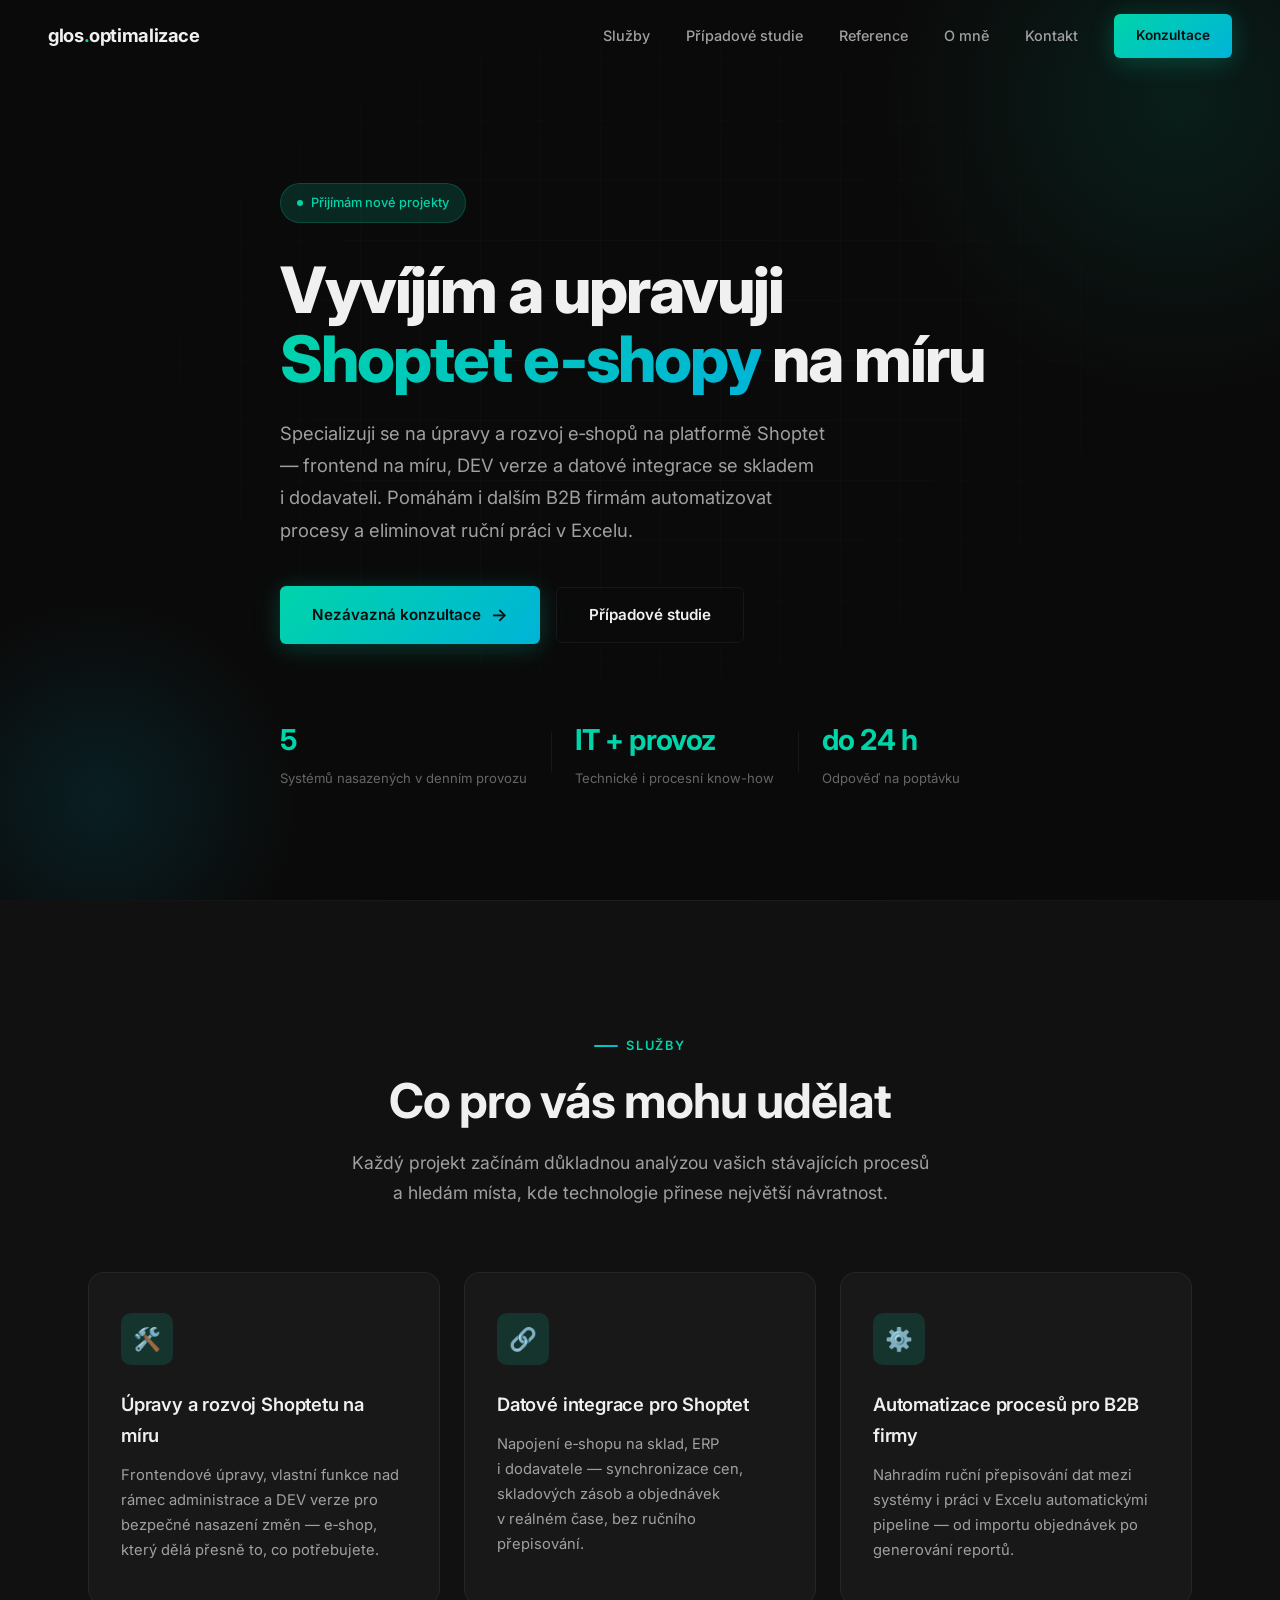
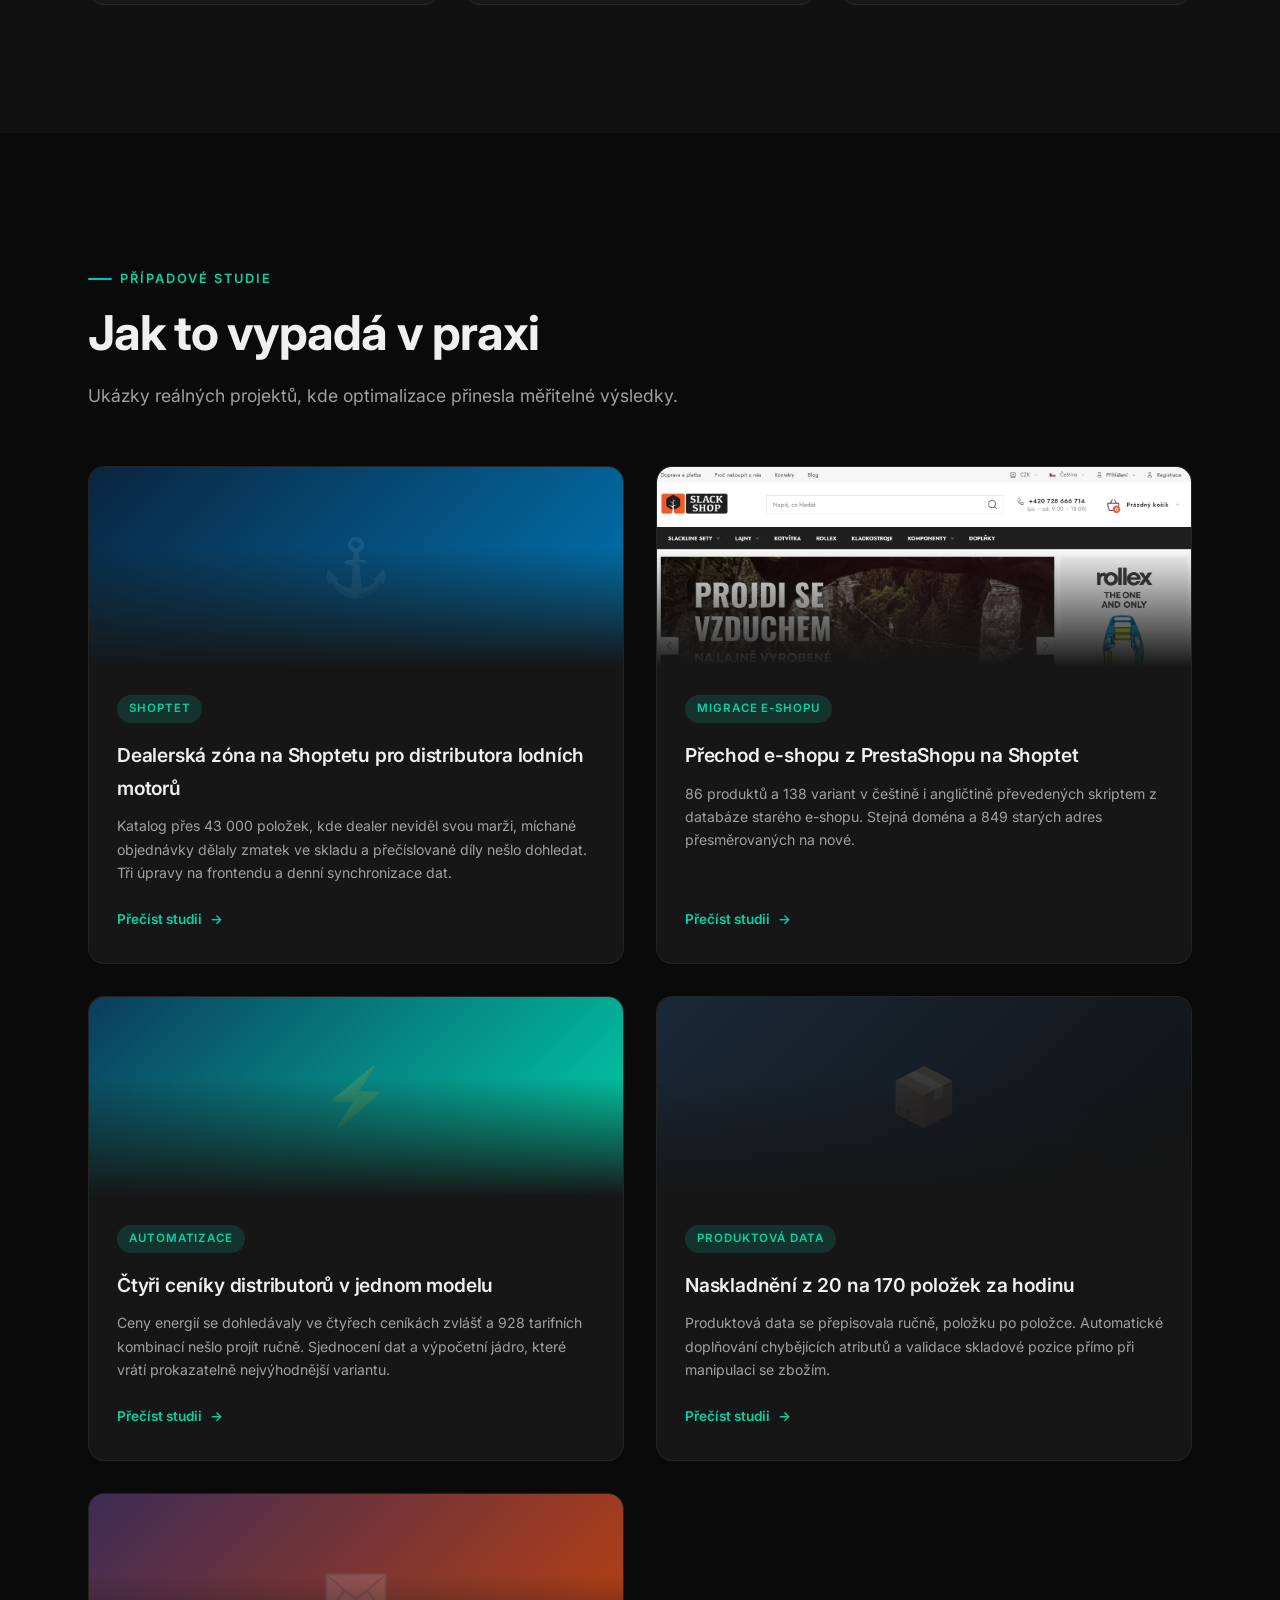
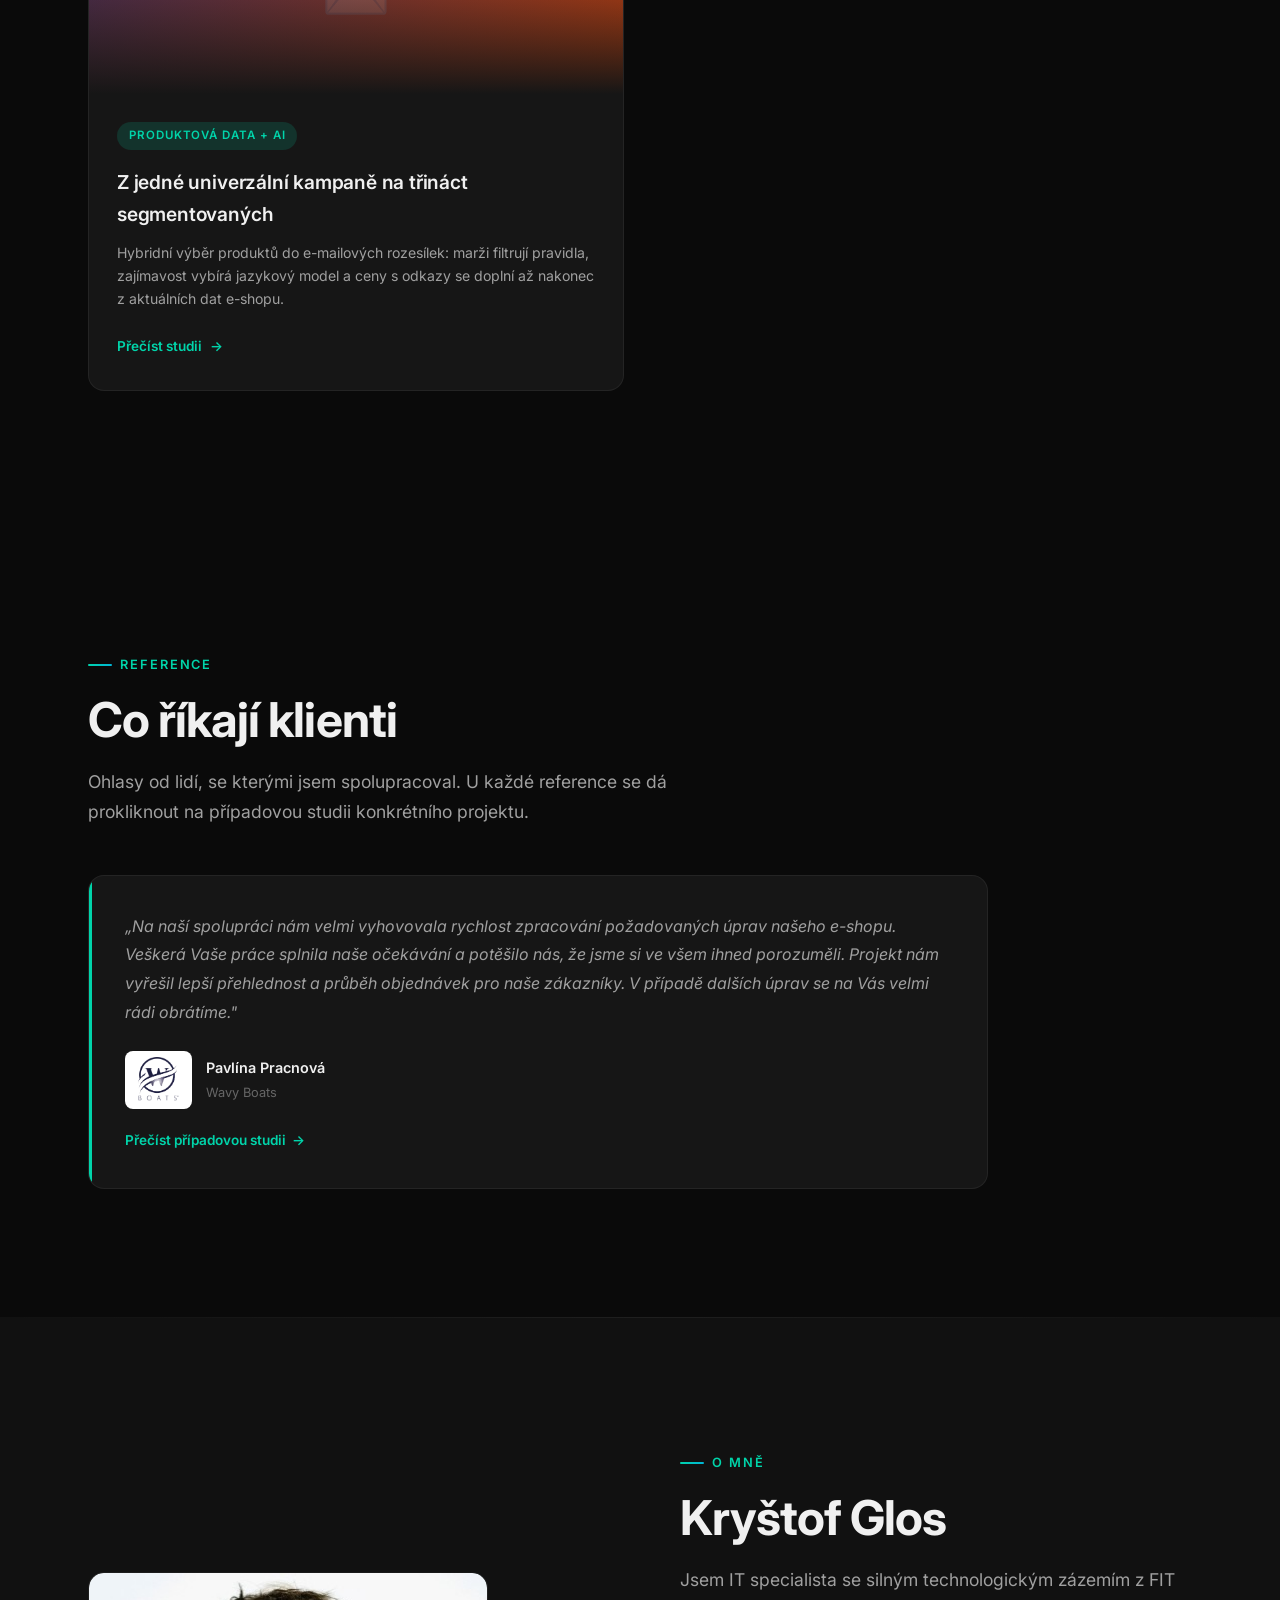
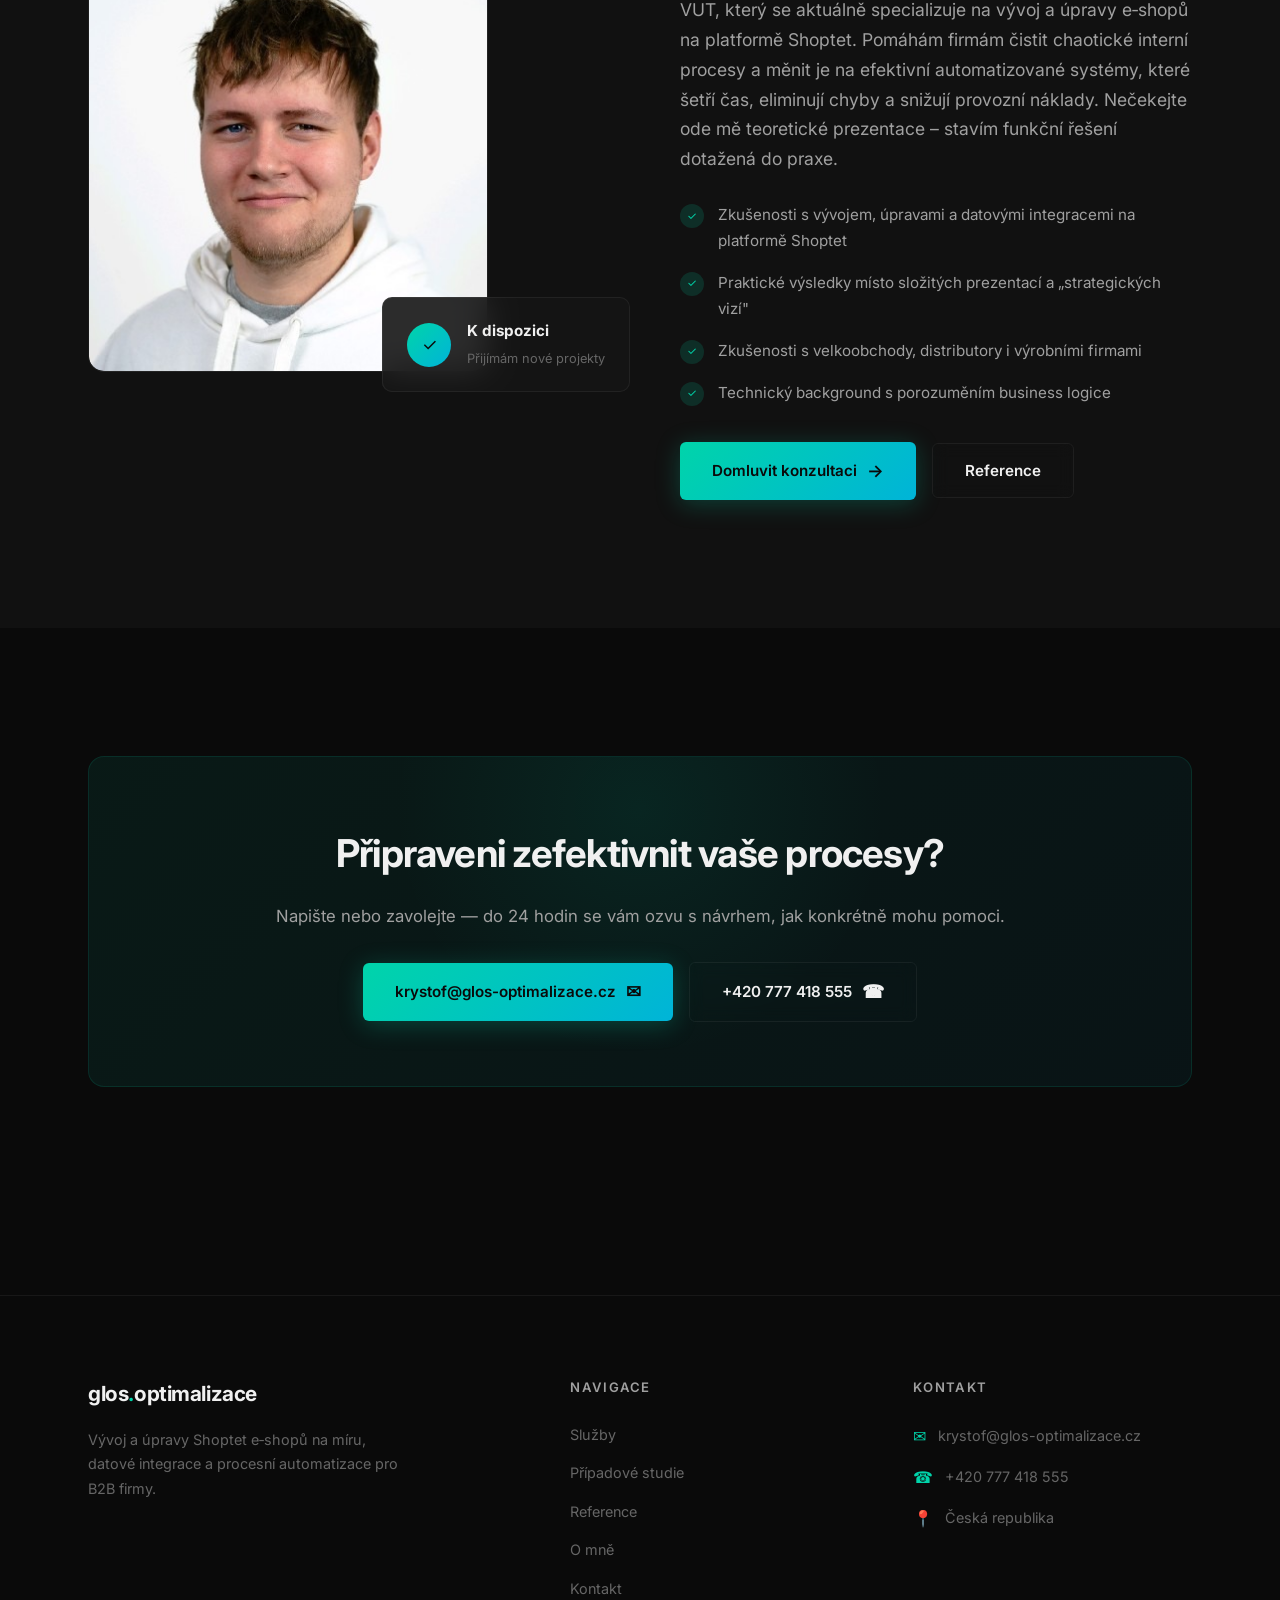
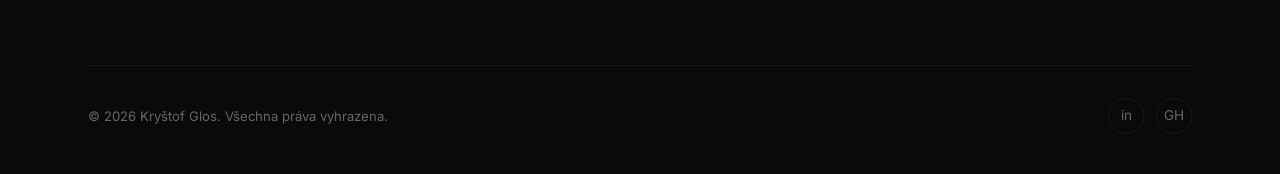
<file: index.html>
<!DOCTYPE html>
<html lang="cs">
<head>
  <meta charset="UTF-8">
  <meta name="viewport" content="width=device-width, initial-scale=1.0">
  <meta name="description" content="Kryštof Glos — vývoj a úpravy Shoptet e-shopů na míru, datové integrace a procesní automatizace pro B2B firmy.">
  <meta name="author" content="Kryštof Glos">
  <title>Glos Optimalizace — Vývoj a úpravy Shoptet e-shopů na míru</title>
  <link rel="stylesheet" href="styles.css?v=2026-10-22">
  <link rel="icon" href="data:image/svg+xml,<svg xmlns='http://www.w3.org/2000/svg' viewBox='0 0 100 100'><text y='.9em' font-size='90'>⚡</text></svg>">
</head>
<body>

  <!-- ========== NAVIGATION ========== -->
  <nav class="navbar" id="navbar">
    <div class="navbar-inner">
      <a href="#" class="logo">glos<span>.</span>optimalizace</a>
      <div class="nav-links" id="navLinks">
        <a href="#services" class="nav-link">Služby</a>
        <a href="#case-studies" class="nav-link">Případové studie</a>
        <a href="#reference" class="nav-link">Reference</a>
        <a href="#about" class="nav-link">O mně</a>
        <a href="#contact" class="nav-link">Kontakt</a>
        <a href="mailto:krystof@glos-optimalizace.cz" class="btn btn-primary nav-cta">Konzultace</a>
      </div>
      <button class="nav-toggle" id="navToggle" aria-label="Otevřít menu">
        <span></span><span></span><span></span>
      </button>
    </div>
  </nav>

  <!-- ========== HERO ========== -->
  <section class="hero" id="hero">
    <div class="hero-grid"></div>
    <div class="container">
      <div class="hero-content">
        <div class="hero-badge">
          <span class="hero-badge-dot"></span>
          Přijímám nové projekty
        </div>

        <h1 class="hero-title">
          Vyvíjím a upravuji <span class="highlight">Shoptet e‑shopy</span> na míru
        </h1>

        <p class="hero-description">
          Specializuji se na úpravy a rozvoj e‑shopů na platformě Shoptet — frontend na míru, DEV verze a datové integrace se skladem i&nbsp;dodavateli. Pomáhám i&nbsp;dalším B2B firmám automatizovat procesy a eliminovat ruční práci v&nbsp;Excelu.
        </p>

        <div class="hero-actions">
          <a href="mailto:krystof@glos-optimalizace.cz" class="btn btn-primary">
            Nezávazná konzultace
            <span class="btn-icon">→</span>
          </a>
          <a href="#case-studies" class="btn btn-secondary">
            Případové studie
          </a>
        </div>

        <div class="hero-stats">
          <div class="hero-stat">
            <div class="hero-stat-value">5</div>
            <div class="hero-stat-label">Systémů nasazených v denním provozu</div>
          </div>
          <div class="hero-stat">
            <div class="hero-stat-value">IT + provoz</div>
            <div class="hero-stat-label">Technické i procesní know-how</div>
          </div>
          <div class="hero-stat">
            <div class="hero-stat-value">do 24 h</div>
            <div class="hero-stat-label">Odpověď na poptávku</div>
          </div>
        </div>
      </div>
    </div>
  </section>

  <!-- ========== SERVICES ========== -->
  <section class="services section" id="services">
    <div class="container">
      <div class="services-header reveal">
        <span class="section-label">Služby</span>
        <h2 class="section-title">Co pro vás mohu udělat</h2>
        <p class="section-subtitle">
          Každý projekt začínám důkladnou analýzou vašich stávajících procesů a&nbsp;hledám místa, kde technologie přinese největší návratnost.
        </p>
      </div>

      <div class="services-grid">
        <!-- Card 1 -->
        <div class="service-card reveal">
          <div class="service-icon">🛠️</div>
          <h3 class="service-title">Úpravy a rozvoj Shoptetu na míru</h3>
          <p class="service-description">
            Frontendové úpravy, vlastní funkce nad rámec administrace a&nbsp;DEV verze pro bezpečné nasazení změn — e‑shop, který dělá přesně to, co potřebujete.
          </p>
        </div>

        <!-- Card 2 -->
        <div class="service-card reveal">
          <div class="service-icon">🔗</div>
          <h3 class="service-title">Datové integrace pro Shoptet</h3>
          <p class="service-description">
            Napojení e‑shopu na sklad, ERP i&nbsp;dodavatele — synchronizace cen, skladových zásob a&nbsp;objednávek v&nbsp;reálném čase, bez ručního přepisování.
          </p>
        </div>

        <!-- Card 3 -->
        <div class="service-card reveal">
          <div class="service-icon">⚙️</div>
          <h3 class="service-title">Automatizace procesů pro B2B firmy</h3>
          <p class="service-description">
            Nahradím ruční přepisování dat mezi systémy i&nbsp;práci v&nbsp;Excelu automatickými pipeline — od importu objednávek po generování reportů.
          </p>
        </div>
      </div>
    </div>
  </section>

  <!-- ========== CASE STUDIES ========== -->
  <section class="case-studies section" id="case-studies">
    <div class="container">
      <div class="case-studies-header reveal">
        <div>
          <span class="section-label">Případové studie</span>
          <h2 class="section-title">Jak to vypadá v&nbsp;praxi</h2>
          <p class="section-subtitle">
            Ukázky reálných projektů, kde optimalizace přinesla měřitelné výsledky.
          </p>
        </div>
      </div>

      <div class="case-studies-grid">
        <!-- Case 1 -->
        <a href="case-study.html?id=wavyboats" class="case-card reveal" id="case-card-wavyboats">
          <div class="case-card-image" style="background: linear-gradient(135deg, #0a2540, #0077b6);">
            <span class="case-icon">⚓</span>
          </div>
          <div class="case-card-content">
            <span class="case-card-tag">Shoptet</span>
            <h3 class="case-card-title">Dealerská zóna na Shoptetu pro distributora lodních motorů</h3>
            <p class="case-card-excerpt">
              Katalog přes 43 000 položek, kde dealer neviděl svou marži, míchané objednávky dělaly zmatek ve skladu a přečíslované díly nešlo dohledat. Tři úpravy na frontendu a denní synchronizace dat.
            </p>
            <span class="case-card-link">
              Přečíst studii <span>→</span>
            </span>
          </div>
        </a>

        <!-- Case: SlackShop -->
        <a href="case-study.html?id=slackshop" class="case-card reveal" id="case-card-slackshop">
          <div class="case-card-image">
            <img class="case-card-shot" src="screenshots/slackshop/uvod.webp" alt="Úvodní stránka slackshop.cz na Shoptetu" width="1440" height="900" loading="lazy">
          </div>
          <div class="case-card-content">
            <span class="case-card-tag">Migrace e-shopu</span>
            <h3 class="case-card-title">Přechod e-shopu z PrestaShopu na Shoptet</h3>
            <p class="case-card-excerpt">
              86 produktů a 138 variant v češtině i angličtině převedených skriptem z databáze starého e-shopu. Stejná doména a 849 starých adres přesměrovaných na nové.
            </p>
            <span class="case-card-link">
              Přečíst studii <span>→</span>
            </span>
          </div>
        </a>

        <!-- Case 2 -->
        <a href="case-study.html?id=energetika" class="case-card reveal" id="case-card-energetika">
          <div class="case-card-image" style="background: linear-gradient(135deg, #0b3c5d, #00d4aa);">
            <span class="case-icon">⚡</span>
          </div>
          <div class="case-card-content">
            <span class="case-card-tag">Automatizace</span>
            <h3 class="case-card-title">Čtyři ceníky distributorů v jednom modelu</h3>
            <p class="case-card-excerpt">
              Ceny energií se dohledávaly ve čtyřech ceníkách zvlášť a 928 tarifních kombinací nešlo projít ručně. Sjednocení dat a výpočetní jádro, které vrátí prokazatelně nejvýhodnější variantu.
            </p>
            <span class="case-card-link">
              Přečíst studii <span>→</span>
            </span>
          </div>
        </a>

        <!-- Case 3 -->
        <a href="case-study.html?id=sklad" class="case-card reveal" id="case-card-sklad">
          <div class="case-card-image" style="background: linear-gradient(135deg, #1b2838, #111);">
            <span class="case-icon">📦</span>
          </div>
          <div class="case-card-content">
            <span class="case-card-tag">Produktová data</span>
            <h3 class="case-card-title">Naskladnění z 20 na 170 položek za hodinu</h3>
            <p class="case-card-excerpt">
              Produktová data se přepisovala ručně, položku po položce. Automatické doplňování chybějících atributů a validace skladové pozice přímo při manipulaci se zbožím.
            </p>
            <span class="case-card-link">
              Přečíst studii <span>→</span>
            </span>
          </div>
        </a>

        <!-- Case 4 -->
        <a href="case-study.html?id=kampane" class="case-card reveal" id="case-card-kampane">
          <div class="case-card-image" style="background: linear-gradient(135deg, #3d2b56, #c2410c);">
            <span class="case-icon">✉️</span>
          </div>
          <div class="case-card-content">
            <span class="case-card-tag">Produktová data + AI</span>
            <h3 class="case-card-title">Z jedné univerzální kampaně na třináct segmentovaných</h3>
            <p class="case-card-excerpt">
              Hybridní výběr produktů do e-mailových rozesílek: marži filtrují pravidla, zajímavost vybírá jazykový model a ceny s odkazy se doplní až nakonec z aktuálních dat e-shopu.
            </p>
            <span class="case-card-link">
              Přečíst studii <span>→</span>
            </span>
          </div>
        </a>
      </div>
    </div>
  </section>

  <!-- ========== REFERENCES ========== -->
  <!-- Samostatna sekce se sdilitelnou kotvou /#reference - obsah se
       vykresluje z references.js, aby citace nebyla na webu dvakrat. -->
  <section class="references section" id="reference">
    <div class="container">
      <div class="references-header reveal">
        <span class="section-label">Reference</span>
        <h2 class="section-title">Co říkají klienti</h2>
        <p class="section-subtitle">
          Ohlasy od lidí, se kterými jsem spolupracoval. U&nbsp;každé reference se dá prokliknout na případovou studii konkrétního projektu.
        </p>
      </div>

      <div class="references-grid" id="referencesGrid"></div>
    </div>
  </section>

  <!-- ========== ABOUT ========== -->
  <section class="about section" id="about">
    <div class="container">
      <div class="about-grid">
        <div class="about-visual reveal">
          <div class="about-avatar">
            <img src="profile.jpg" alt="Kryštof Glos" class="about-avatar-img">
          </div>
          <div class="about-float-card">
            <div class="about-float-icon">✓</div>
            <div class="about-float-text">
              <strong>K dispozici</strong>
              <span>Přijímám nové projekty</span>
            </div>
          </div>
        </div>

        <div class="about-content reveal">
          <span class="section-label">O mně</span>
          <h2 class="section-title">Kryštof Glos</h2>
          <p class="section-subtitle">
            Jsem IT specialista se silným technologickým zázemím z FIT VUT, který se aktuálně specializuje na vývoj a úpravy e‑shopů na platformě Shoptet. Pomáhám firmám čistit chaotické interní procesy a měnit je na efektivní automatizované systémy, které šetří čas, eliminují chyby a snižují provozní náklady. Nečekejte ode mě teoretické prezentace – stavím funkční řešení dotažená do praxe.
          </p>

          <div class="about-points">
            <div class="about-point">
              <span class="about-point-icon">✓</span>
              <span>Zkušenosti s&nbsp;vývojem, úpravami a datovými integracemi na platformě Shoptet</span>
            </div>
            <div class="about-point">
              <span class="about-point-icon">✓</span>
              <span>Praktické výsledky místo složitých prezentací a „strategických vizí"</span>
            </div>
            <div class="about-point">
              <span class="about-point-icon">✓</span>
              <span>Zkušenosti s velkoobchody, distributory i&nbsp;výrobními firmami</span>
            </div>
            <div class="about-point">
              <span class="about-point-icon">✓</span>
              <span>Technický background s&nbsp;porozuměním business logice</span>
            </div>
          </div>

          <div class="about-actions">
            <a href="mailto:krystof@glos-optimalizace.cz" class="btn btn-primary">
              Domluvit konzultaci
              <span class="btn-icon">→</span>
            </a>
            <a href="#reference" class="btn btn-secondary">
              Reference
            </a>
          </div>
        </div>
      </div>
    </div>
  </section>

  <!-- ========== CTA BANNER ========== -->
  <section class="section" id="contact">
    <div class="container">
      <div class="cta-banner reveal">
        <h2 class="cta-banner-title">Připraveni zefektivnit vaše procesy?</h2>
        <p class="cta-banner-text">
          Napište nebo zavolejte — do 24 hodin se vám ozvu s&nbsp;návrhem, jak konkrétně mohu pomoci.
        </p>
        <div class="cta-banner-actions">
          <a href="mailto:krystof@glos-optimalizace.cz" class="btn btn-primary">
            krystof@glos-optimalizace.cz
            <span class="btn-icon">✉</span>
          </a>
          <a href="tel:+420777418555" class="btn btn-secondary">
            +420 777 418 555
            <span class="btn-icon">☎</span>
          </a>
        </div>
      </div>
    </div>
  </section>

  <!-- ========== FOOTER ========== -->
  <footer class="footer">
    <div class="container">
      <div class="footer-grid">
        <div class="footer-brand">
          <a href="#" class="logo">glos<span>.</span>optimalizace</a>
          <p class="footer-brand-description">
            Vývoj a úpravy Shoptet e‑shopů na míru, datové integrace a procesní automatizace pro B2B firmy.
          </p>
        </div>

        <div class="footer-nav">
          <h4 class="footer-heading">Navigace</h4>
          <div class="footer-links">
            <a href="#services" class="footer-link">Služby</a>
            <a href="#case-studies" class="footer-link">Případové studie</a>
            <a href="#reference" class="footer-link">Reference</a>
            <a href="#about" class="footer-link">O mně</a>
            <a href="#contact" class="footer-link">Kontakt</a>
          </div>
        </div>

        <div class="footer-contact">
          <h4 class="footer-heading">Kontakt</h4>
          <a href="mailto:krystof@glos-optimalizace.cz" class="footer-contact-item">
            <span class="footer-contact-icon">✉</span>
            krystof@glos-optimalizace.cz
          </a>
          <a href="tel:+420777418555" class="footer-contact-item">
            <span class="footer-contact-icon">☎</span>
            +420 777 418 555
          </a>
          <div class="footer-contact-item">
            <span class="footer-contact-icon">📍</span>
            Česká republika
          </div>
        </div>
      </div>

      <div class="footer-bottom">
        <p class="footer-copy">&copy; 2026 Kryštof Glos. Všechna práva vyhrazena.</p>
        <div class="footer-socials">
          <a href="https://www.linkedin.com/in/kry%C5%A1tof-glos-865231218/" class="footer-social" aria-label="LinkedIn" target="_blank" rel="noopener">in</a>
          <a href="https://github.com/Stofas991" class="footer-social" aria-label="GitHub" target="_blank" rel="noopener">GH</a>
        </div>
      </div>
    </div>
  </footer>

  <!-- ========== SCRIPTS ========== -->
  <script src="references.js"></script>
  <script>
    // --- Reference ---
    // Vykresluje se z references.js. Kdyby se soubor nenacetl nebo byl
    // seznam prazdny, cela sekce se skryje - lepsi nez prazdny nadpis
    // "Co říkají klienti" bez jedine reference pod nim.
    function renderReferences() {
      const section = document.getElementById('reference');
      const grid = document.getElementById('referencesGrid');
      if (!grid) return;

      if (typeof REFERENCES === 'undefined' || !REFERENCES.length) {
        if (section) section.hidden = true;
        return;
      }

      REFERENCES.forEach(ref => {
        const card = document.createElement('figure');
        card.className = 'reference-card reveal';

        const text = document.createElement('blockquote');
        text.className = 'reference-text';
        text.textContent = ref.text;

        const footer = document.createElement('figcaption');
        footer.className = 'reference-footer';

        if (ref.logo) {
          const logo = document.createElement('img');
          logo.className = 'reference-logo';
          logo.alt = ref.logo.alt;
          logo.onerror = () => { logo.hidden = true; };
          logo.src = ref.logo.src;
          footer.appendChild(logo);
        }

        const who = document.createElement('div');
        who.className = 'reference-who';

        const author = document.createElement('span');
        author.className = 'reference-author';
        author.textContent = ref.author;

        const company = document.createElement('span');
        company.className = 'reference-company';
        company.textContent = ref.company;

        who.appendChild(author);
        who.appendChild(company);
        footer.appendChild(who);

        card.appendChild(text);
        card.appendChild(footer);

        // Odkaz na studii jen tehdy, kdyz k referenci nejaka patri.
        if (ref.caseId) {
          const link = document.createElement('a');
          link.className = 'reference-link';
          link.href = 'case-study.html?id=' + encodeURIComponent(ref.caseId);
          link.innerHTML = 'Přečíst případovou studii <span>→</span>';
          card.appendChild(link);
        }

        grid.appendChild(card);
      });
    }

    renderReferences();

    // --- Navbar scroll effect ---
    const navbar = document.getElementById('navbar');

    window.addEventListener('scroll', () => {
      if (window.scrollY > 40) {
        navbar.classList.add('scrolled');
      } else {
        navbar.classList.remove('scrolled');
      }
    }, { passive: true });

    // --- Mobile nav toggle ---
    const navToggle = document.getElementById('navToggle');
    const navLinks = document.getElementById('navLinks');

    function closeNav() {
      navLinks.classList.remove('open');
      const spans = navToggle.querySelectorAll('span');
      spans[0].style.transform = '';
      spans[1].style.opacity = '';
      spans[2].style.transform = '';
    }

    navToggle.addEventListener('click', () => {
      const spans = navToggle.querySelectorAll('span');
      if (navLinks.classList.contains('open')) {
        closeNav();
      } else {
        navLinks.classList.add('open');
        spans[0].style.transform = 'rotate(45deg) translate(5px, 5px)';
        spans[1].style.opacity = '0';
        spans[2].style.transform = 'rotate(-45deg) translate(5px, -5px)';
      }
    });

    navLinks.querySelectorAll('.nav-link').forEach(link => {
      link.addEventListener('click', closeNav);
    });

    // --- Scroll reveal ---
    const revealElements = document.querySelectorAll('.reveal');

    const revealObserver = new IntersectionObserver((entries) => {
      entries.forEach(entry => {
        if (entry.isIntersecting) {
          entry.target.classList.add('visible');
          revealObserver.unobserve(entry.target);
        }
      });
    }, {
      threshold: 0.1,
      rootMargin: '0px 0px -60px 0px'
    });

    revealElements.forEach(el => revealObserver.observe(el));

    // --- Smooth scroll for anchor links ---
    document.querySelectorAll('a[href^="#"]').forEach(anchor => {
      anchor.addEventListener('click', (e) => {
        const href = anchor.getAttribute('href');
        if (href === '#') return;
        const target = document.querySelector(href);
        if (target) {
          e.preventDefault();
          target.scrollIntoView({ behavior: 'smooth', block: 'start' });
        }
      });
    });
  </script>

</body>
</html>
</file>
<file: styles.css>
/* ============================================================
   GLOS OPTIMALIZACE — Premium Dark Mode Design System
   ============================================================ */

/* --- Google Fonts --- */
@import url('https://fonts.googleapis.com/css2?family=Inter:wght@300;400;500;600;700;800&display=swap');

/* --- CSS Custom Properties --- */
:root {
  /* Backgrounds */
  --bg-primary: #0a0a0a;
  --bg-secondary: #111111;
  --bg-card: #161616;
  --bg-card-hover: #1a1a1a;
  --bg-glass: rgba(255, 255, 255, 0.03);
  --bg-glass-border: rgba(255, 255, 255, 0.06);

  /* Accent */
  --accent: #00d4aa;
  --accent-dim: rgba(0, 212, 170, 0.15);
  --accent-glow: rgba(0, 212, 170, 0.25);
  --accent-hover: #00f0c0;
  --accent-gradient: linear-gradient(135deg, #00d4aa 0%, #00b4d8 100%);

  /* Text */
  --text-primary: #f0f0f0;
  --text-secondary: #a0a0a0;
  --text-muted: #666666;
  --text-accent: var(--accent);

  /* Spacing */
  --section-padding: clamp(80px, 10vw, 140px);
  --container-max: 1200px;
  --border-radius: 16px;
  --border-radius-sm: 10px;
  --border-radius-xs: 6px;

  /* Transitions */
  --transition-fast: 0.2s cubic-bezier(0.4, 0, 0.2, 1);
  --transition-medium: 0.4s cubic-bezier(0.4, 0, 0.2, 1);
  --transition-slow: 0.6s cubic-bezier(0.4, 0, 0.2, 1);
}

/* --- Reset & Base --- */
*, *::before, *::after {
  margin: 0;
  padding: 0;
  box-sizing: border-box;
}

html {
  scroll-behavior: smooth;
  -webkit-font-smoothing: antialiased;
  -moz-osx-font-smoothing: grayscale;
}

body {
  font-family: 'Inter', -apple-system, BlinkMacSystemFont, sans-serif;
  background-color: var(--bg-primary);
  color: var(--text-primary);
  line-height: 1.7;
  font-size: 16px;
  overflow-x: hidden;
}

img {
  max-width: 100%;
  display: block;
}

a {
  color: inherit;
  text-decoration: none;
}

ul, ol {
  list-style: none;
}

/* --- Layout --- */
.container {
  max-width: var(--container-max);
  margin: 0 auto;
  padding: 0 clamp(20px, 4vw, 48px);
}

.section {
  padding: var(--section-padding) 0;
}

/* --- Typography --- */
.section-label {
  display: inline-flex;
  align-items: center;
  gap: 8px;
  font-size: 0.8rem;
  font-weight: 600;
  letter-spacing: 0.15em;
  text-transform: uppercase;
  color: var(--accent);
  margin-bottom: 16px;
}

.section-label::before {
  content: '';
  display: inline-block;
  width: 24px;
  height: 2px;
  background: var(--accent-gradient);
  border-radius: 2px;
}

.section-title {
  font-size: clamp(2rem, 4vw, 3rem);
  font-weight: 700;
  line-height: 1.15;
  margin-bottom: 20px;
  letter-spacing: -0.02em;
}

.section-subtitle {
  font-size: 1.1rem;
  color: var(--text-secondary);
  max-width: 600px;
  line-height: 1.7;
}

/* --- Buttons --- */
.btn {
  display: inline-flex;
  align-items: center;
  gap: 10px;
  padding: 14px 32px;
  font-family: inherit;
  font-size: 0.95rem;
  font-weight: 600;
  border: none;
  border-radius: var(--border-radius-xs);
  cursor: pointer;
  transition: all var(--transition-fast);
  position: relative;
  overflow: hidden;
}

.btn-primary {
  background: var(--accent-gradient);
  color: #0a0a0a;
  box-shadow: 0 4px 24px var(--accent-glow);
}

.btn-primary:hover {
  transform: translateY(-2px);
  box-shadow: 0 8px 32px var(--accent-glow), 0 0 60px rgba(0, 212, 170, 0.15);
}

.btn-primary:active {
  transform: translateY(0);
}

.btn-secondary {
  background: transparent;
  color: var(--text-primary);
  border: 1px solid var(--bg-glass-border);
  backdrop-filter: blur(8px);
}

.btn-secondary:hover {
  border-color: var(--accent);
  color: var(--accent);
  background: var(--accent-dim);
}

.btn-icon {
  font-size: 1.1rem;
  transition: transform var(--transition-fast);
}

.btn:hover .btn-icon {
  transform: translateX(3px);
}

/* --- Navigation --- */
.navbar {
  position: fixed;
  top: 0;
  left: 0;
  right: 0;
  z-index: 1000;
  padding: 0 clamp(20px, 4vw, 48px);
  transition: all var(--transition-medium);
}

.navbar.scrolled {
  background: rgba(10, 10, 10, 0.85);
  backdrop-filter: blur(20px) saturate(180%);
  border-bottom: 1px solid var(--bg-glass-border);
}

.navbar-inner {
  max-width: var(--container-max);
  margin: 0 auto;
  display: flex;
  justify-content: space-between;
  align-items: center;
  height: 72px;
}

.logo {
  font-size: 1.15rem;
  font-weight: 700;
  letter-spacing: -0.02em;
  color: var(--text-primary);
}

.logo span {
  color: var(--accent);
}

.nav-links {
  display: flex;
  align-items: center;
  gap: 36px;
}

.nav-link {
  font-size: 0.9rem;
  font-weight: 500;
  color: var(--text-secondary);
  transition: color var(--transition-fast);
  position: relative;
}

.nav-link::after {
  content: '';
  position: absolute;
  bottom: -4px;
  left: 0;
  width: 0;
  height: 2px;
  background: var(--accent-gradient);
  border-radius: 2px;
  transition: width var(--transition-medium);
}

.nav-link:hover {
  color: var(--text-primary);
}

.nav-link:hover::after {
  width: 100%;
}

.nav-cta {
  font-size: 0.85rem;
  padding: 10px 22px;
}

/* Mobile Nav Toggle */
.nav-toggle {
  display: none;
  flex-direction: column;
  gap: 5px;
  background: none;
  border: none;
  cursor: pointer;
  padding: 4px;
}

.nav-toggle span {
  display: block;
  width: 24px;
  height: 2px;
  background: var(--text-primary);
  border-radius: 2px;
  transition: all var(--transition-fast);
}

/* --- Hero Section --- */
.hero {
  min-height: 100vh;
  display: flex;
  align-items: center;
  position: relative;
  overflow: hidden;
  padding-top: 72px;
}

.hero::before {
  content: '';
  position: absolute;
  top: -200px;
  right: -200px;
  width: 600px;
  height: 600px;
  background: radial-gradient(circle, var(--accent-glow) 0%, transparent 70%);
  opacity: 0.4;
  pointer-events: none;
  animation: heroGlow 8s ease-in-out infinite alternate;
}

.hero::after {
  content: '';
  position: absolute;
  bottom: -100px;
  left: -100px;
  width: 400px;
  height: 400px;
  background: radial-gradient(circle, rgba(0, 180, 216, 0.12) 0%, transparent 70%);
  pointer-events: none;
  animation: heroGlow 10s ease-in-out 2s infinite alternate;
}

@keyframes heroGlow {
  0% { transform: translate(0, 0) scale(1); }
  100% { transform: translate(30px, -20px) scale(1.1); }
}

.hero-grid {
  position: absolute;
  inset: 0;
  background-image:
    linear-gradient(rgba(255, 255, 255, 0.02) 1px, transparent 1px),
    linear-gradient(90deg, rgba(255, 255, 255, 0.02) 1px, transparent 1px);
  background-size: 60px 60px;
  mask-image: radial-gradient(ellipse 60% 60% at 50% 40%, black 20%, transparent 100%);
  -webkit-mask-image: radial-gradient(ellipse 60% 60% at 50% 40%, black 20%, transparent 100%);
  pointer-events: none;
}

.hero-content {
  position: relative;
  z-index: 1;
  max-width: 720px;
}

.hero-badge {
  display: inline-flex;
  align-items: center;
  gap: 8px;
  padding: 8px 16px;
  background: var(--accent-dim);
  border: 1px solid rgba(0, 212, 170, 0.2);
  border-radius: 100px;
  font-size: 0.8rem;
  font-weight: 500;
  color: var(--accent);
  margin-bottom: 32px;
  animation: fadeInUp 0.8s ease-out;
}

.hero-badge-dot {
  width: 6px;
  height: 6px;
  border-radius: 50%;
  background: var(--accent);
  animation: pulse 2s ease-in-out infinite;
}

@keyframes pulse {
  0%, 100% { opacity: 1; }
  50% { opacity: 0.3; }
}

.hero-title {
  font-size: clamp(2.5rem, 5.5vw, 4rem);
  font-weight: 800;
  line-height: 1.08;
  letter-spacing: -0.03em;
  margin-bottom: 24px;
  animation: fadeInUp 0.8s ease-out 0.1s backwards;
}

.hero-title .highlight {
  background: var(--accent-gradient);
  -webkit-background-clip: text;
  -webkit-text-fill-color: transparent;
  background-clip: text;
}

.hero-description {
  font-size: 1.15rem;
  color: var(--text-secondary);
  line-height: 1.75;
  margin-bottom: 40px;
  max-width: 560px;
  animation: fadeInUp 0.8s ease-out 0.2s backwards;
}

.hero-actions {
  display: flex;
  align-items: center;
  gap: 16px;
  flex-wrap: wrap;
  animation: fadeInUp 0.8s ease-out 0.3s backwards;
}

.hero-stats {
  display: flex;
  gap: 48px;
  margin-top: 72px;
  animation: fadeInUp 0.8s ease-out 0.4s backwards;
}

.hero-stat {
  position: relative;
}

.hero-stat::before {
  content: '';
  position: absolute;
  left: -24px;
  top: 50%;
  transform: translateY(-50%);
  width: 1px;
  height: 40px;
  background: var(--bg-glass-border);
}

.hero-stat:first-child::before {
  display: none;
}

.hero-stat-value {
  font-size: 1.8rem;
  font-weight: 700;
  color: var(--accent);
  letter-spacing: -0.02em;
}

.hero-stat-label {
  font-size: 0.82rem;
  color: var(--text-muted);
  margin-top: 2px;
}

@keyframes fadeInUp {
  from {
    opacity: 0;
    transform: translateY(24px);
  }
  to {
    opacity: 1;
    transform: translateY(0);
  }
}

/* --- Services Section --- */
.services {
  background: var(--bg-secondary);
  position: relative;
}

.services::before {
  content: '';
  position: absolute;
  top: 0;
  left: 0;
  right: 0;
  height: 1px;
  background: linear-gradient(90deg, transparent, var(--bg-glass-border), transparent);
}

.services-header {
  text-align: center;
  margin-bottom: 64px;
}

.services-header .section-subtitle {
  margin: 0 auto;
}

.services-grid {
  display: grid;
  grid-template-columns: repeat(3, 1fr);
  gap: 24px;
}

.service-card {
  background: var(--bg-glass);
  border: 1px solid var(--bg-glass-border);
  border-radius: var(--border-radius);
  padding: 40px 32px;
  transition: all var(--transition-medium);
  position: relative;
  overflow: hidden;
}

.service-card::before {
  content: '';
  position: absolute;
  top: 0;
  left: 0;
  right: 0;
  height: 2px;
  background: var(--accent-gradient);
  opacity: 0;
  transition: opacity var(--transition-medium);
}

.service-card:hover {
  background: var(--bg-card-hover);
  border-color: rgba(0, 212, 170, 0.15);
  transform: translateY(-4px);
  box-shadow: 0 20px 60px rgba(0, 0, 0, 0.3);
}

.service-card:hover::before {
  opacity: 1;
}

.service-icon {
  width: 52px;
  height: 52px;
  display: flex;
  align-items: center;
  justify-content: center;
  border-radius: var(--border-radius-sm);
  background: var(--accent-dim);
  color: var(--accent);
  font-size: 1.4rem;
  margin-bottom: 24px;
  transition: all var(--transition-fast);
}

.service-card:hover .service-icon {
  background: var(--accent-gradient);
  color: #0a0a0a;
  box-shadow: 0 4px 20px var(--accent-glow);
}

.service-title {
  font-size: 1.15rem;
  font-weight: 600;
  margin-bottom: 12px;
  letter-spacing: -0.01em;
}

.service-description {
  font-size: 0.92rem;
  color: var(--text-secondary);
  line-height: 1.7;
}

/* --- Case Studies Section --- */
.case-studies {
  position: relative;
}

.case-studies-header {
  display: flex;
  justify-content: space-between;
  align-items: flex-end;
  margin-bottom: 56px;
  flex-wrap: wrap;
  gap: 24px;
}



.case-studies-grid {
  display: grid;
  grid-template-columns: repeat(2, 1fr);
  gap: 32px;
}

.case-card {
  background: var(--bg-card);
  border: 1px solid var(--bg-glass-border);
  border-radius: var(--border-radius);
  overflow: hidden;
  transition: all var(--transition-medium);
  cursor: pointer;
  text-decoration: none;
  display: flex;
  flex-direction: column;
}

.case-card:hover {
  border-color: rgba(0, 212, 170, 0.2);
  transform: translateY(-6px);
  box-shadow: 0 24px 64px rgba(0, 0, 0, 0.35);
}

.case-card-image {
  height: 200px;
  background: linear-gradient(135deg, var(--bg-secondary), var(--bg-card));
  position: relative;
  overflow: hidden;
  display: flex;
  align-items: center;
  justify-content: center;
}

.case-card-image .case-icon {
  font-size: 3.5rem;
  opacity: 0.15;
  transition: all var(--transition-medium);
}

.case-card:hover .case-card-image .case-icon {
  opacity: 0.3;
  transform: scale(1.1);
}

/* Screenshot misto ikony (nepovinne, jen u studii, ktere ho maji). */
.case-card-image .case-card-shot {
  position: absolute;
  inset: 0;
  width: 100%;
  height: 100%;
  object-fit: cover;
  object-position: top;
  transition: transform var(--transition-medium);
}

.case-card:hover .case-card-image .case-card-shot {
  transform: scale(1.04);
}

.case-card-image::after {
  content: '';
  position: absolute;
  inset: 0;
  background: linear-gradient(to top, var(--bg-card), transparent 60%);
}

.case-card-content {
  padding: 28px 28px 32px;
  flex: 1;
  display: flex;
  flex-direction: column;
}

.case-card-tag {
  display: inline-flex;
  align-items: center;
  padding: 4px 12px;
  background: var(--accent-dim);
  color: var(--accent);
  border-radius: 100px;
  font-size: 0.72rem;
  font-weight: 600;
  text-transform: uppercase;
  letter-spacing: 0.08em;
  margin-bottom: 16px;
  width: fit-content;
}

.case-card-title {
  font-size: 1.2rem;
  font-weight: 600;
  margin-bottom: 10px;
  letter-spacing: -0.01em;
  transition: color var(--transition-fast);
}

.case-card:hover .case-card-title {
  color: var(--accent);
}

.case-card-excerpt {
  font-size: 0.88rem;
  color: var(--text-secondary);
  line-height: 1.65;
  margin-bottom: 24px;
  flex: 1;
}

.case-card-link {
  display: inline-flex;
  align-items: center;
  gap: 8px;
  font-size: 0.85rem;
  font-weight: 600;
  color: var(--accent);
  transition: gap var(--transition-fast);
}

.case-card:hover .case-card-link {
  gap: 12px;
}

/* --- About Section --- */
.about {
  background: var(--bg-secondary);
  position: relative;
}

.about::before {
  content: '';
  position: absolute;
  top: 0;
  left: 0;
  right: 0;
  height: 1px;
  background: linear-gradient(90deg, transparent, var(--bg-glass-border), transparent);
}

.about-grid {
  display: grid;
  grid-template-columns: 1fr 1fr;
  gap: 80px;
  align-items: center;
}

.about-visual {
  position: relative;
}

.about-avatar {
  width: 100%;
  aspect-ratio: 1;
  max-width: 400px;
  border-radius: var(--border-radius);
  background: linear-gradient(135deg, var(--bg-card), var(--bg-primary));
  border: 1px solid var(--bg-glass-border);
  display: flex;
  align-items: center;
  justify-content: center;
  position: relative;
  overflow: hidden;
}

.about-avatar-icon {
  font-size: 6rem;
  opacity: 0.08;
}

.about-avatar::before {
  content: '';
  position: absolute;
  top: -50%;
  left: -50%;
  width: 200%;
  height: 200%;
  background: conic-gradient(from 0deg, transparent, var(--accent-dim), transparent, transparent);
  animation: rotateBorder 8s linear infinite;
}

.about-avatar::after {
  content: '';
  position: absolute;
  inset: 2px;
  background: linear-gradient(135deg, var(--bg-card), var(--bg-primary));
  border-radius: calc(var(--border-radius) - 2px);
  z-index: 1;
}

.about-avatar .about-avatar-icon {
  position: relative;
  z-index: 2;
}

.about-avatar-img {
  width: 100%;
  height: 100%;
  object-fit: cover;
  position: relative;
  z-index: 2;
  border-radius: calc(var(--border-radius) - 2px);
}

@keyframes rotateBorder {
  to { transform: rotate(360deg); }
}

.about-float-card {
  position: absolute;
  bottom: -20px;
  right: -30px;
  background: rgba(22, 22, 22, 0.9);
  backdrop-filter: blur(16px);
  border: 1px solid var(--bg-glass-border);
  border-radius: var(--border-radius-sm);
  padding: 20px 24px;
  display: flex;
  align-items: center;
  gap: 16px;
  z-index: 3;
}

.about-float-icon {
  width: 44px;
  height: 44px;
  display: flex;
  align-items: center;
  justify-content: center;
  border-radius: 50%;
  background: var(--accent-gradient);
  color: #0a0a0a;
  font-size: 1.1rem;
}

.about-float-text strong {
  display: block;
  font-size: 0.95rem;
}

.about-float-text span {
  font-size: 0.8rem;
  color: var(--text-muted);
}

.about-content .section-subtitle {
  margin-bottom: 28px;
}

.about-points {
  display: flex;
  flex-direction: column;
  gap: 16px;
  margin-bottom: 36px;
}

.about-point {
  display: flex;
  align-items: flex-start;
  gap: 14px;
  font-size: 0.95rem;
  color: var(--text-secondary);
}

.about-point-icon {
  flex-shrink: 0;
  width: 24px;
  height: 24px;
  display: flex;
  align-items: center;
  justify-content: center;
  border-radius: 50%;
  background: var(--accent-dim);
  color: var(--accent);
  font-size: 0.7rem;
  margin-top: 2px;
}

/* --- Contact / Footer --- */
.footer {
  border-top: 1px solid var(--bg-glass-border);
  padding: 80px 0 40px;
}

.footer-grid {
  display: grid;
  grid-template-columns: 1.5fr 1fr 1fr;
  gap: 64px;
  margin-bottom: 64px;
}

.footer-brand .logo {
  font-size: 1.3rem;
  margin-bottom: 16px;
  display: inline-block;
}

.footer-brand-description {
  font-size: 0.9rem;
  color: var(--text-muted);
  line-height: 1.7;
  max-width: 320px;
}

.footer-heading {
  font-size: 0.82rem;
  font-weight: 600;
  text-transform: uppercase;
  letter-spacing: 0.1em;
  color: var(--text-secondary);
  margin-bottom: 24px;
}

.footer-links {
  display: flex;
  flex-direction: column;
  gap: 14px;
}

.footer-link {
  font-size: 0.9rem;
  color: var(--text-muted);
  transition: color var(--transition-fast);
}

.footer-link:hover {
  color: var(--accent);
}

.footer-contact-item {
  display: flex;
  align-items: center;
  gap: 12px;
  font-size: 0.9rem;
  color: var(--text-muted);
  margin-bottom: 14px;
  transition: color var(--transition-fast);
}

.footer-contact-item:hover {
  color: var(--accent);
}

.footer-contact-icon {
  color: var(--accent);
  font-size: 1rem;
  flex-shrink: 0;
}

.footer-bottom {
  display: flex;
  justify-content: space-between;
  align-items: center;
  padding-top: 32px;
  border-top: 1px solid var(--bg-glass-border);
}

.footer-copy {
  font-size: 0.82rem;
  color: var(--text-muted);
}

.footer-socials {
  display: flex;
  gap: 12px;
}

.footer-social {
  width: 36px;
  height: 36px;
  display: flex;
  align-items: center;
  justify-content: center;
  border-radius: 50%;
  border: 1px solid var(--bg-glass-border);
  color: var(--text-muted);
  font-size: 0.85rem;
  transition: all var(--transition-fast);
}

.footer-social:hover {
  border-color: var(--accent);
  color: var(--accent);
  background: var(--accent-dim);
}

/* --- CTA Banner --- */
.cta-banner {
  position: relative;
  overflow: hidden;
  border-radius: var(--border-radius);
  background: linear-gradient(135deg, rgba(0, 212, 170, 0.08), rgba(0, 180, 216, 0.06));
  border: 1px solid rgba(0, 212, 170, 0.12);
  padding: 64px;
  text-align: center;
  margin-bottom: 80px;
}

/* Dve CTA vedle sebe (e-mail + telefon). Na uzkem displeji se
   zalomi pod sebe, proto wrap a zarovnani na stred. */
.cta-banner-actions {
  display: flex;
  align-items: center;
  justify-content: center;
  gap: 16px;
  flex-wrap: wrap;
  position: relative;
  z-index: 1;
}

.cta-banner::before {
  content: '';
  position: absolute;
  top: -60%;
  left: 50%;
  transform: translateX(-50%);
  width: 500px;
  height: 500px;
  background: radial-gradient(circle, var(--accent-glow), transparent 70%);
  opacity: 0.3;
  pointer-events: none;
}

.cta-banner-title {
  font-size: clamp(1.8rem, 3vw, 2.5rem);
  font-weight: 700;
  margin-bottom: 16px;
  position: relative;
  letter-spacing: -0.02em;
}

.cta-banner-text {
  font-size: 1.05rem;
  color: var(--text-secondary);
  margin-bottom: 32px;
  position: relative;
}

.cta-banner .btn {
  position: relative;
}

/* --- Case Study Page --- */
.case-hero {
  padding-top: 140px;
  padding-bottom: 80px;
  position: relative;
}

.case-hero::before {
  content: '';
  position: absolute;
  top: 0;
  right: -100px;
  width: 400px;
  height: 400px;
  background: radial-gradient(circle, var(--accent-glow) 0%, transparent 70%);
  opacity: 0.3;
  pointer-events: none;
}

.case-back {
  display: inline-flex;
  align-items: center;
  gap: 8px;
  font-size: 0.88rem;
  font-weight: 500;
  color: var(--text-secondary);
  margin-bottom: 40px;
  transition: all var(--transition-fast);
}

.case-back:hover {
  color: var(--accent);
  gap: 12px;
}

.case-meta {
  display: flex;
  align-items: center;
  gap: 24px;
  margin-top: 24px;
  flex-wrap: wrap;
}

.case-meta-item {
  display: flex;
  align-items: center;
  gap: 8px;
  font-size: 0.85rem;
  color: var(--text-muted);
}

.case-meta-icon {
  color: var(--accent);
}

/* Case Study Content */
.case-content {
  padding-bottom: var(--section-padding);
}

.case-content-grid {
  display: grid;
  grid-template-columns: 1fr;
  gap: 40px;
  max-width: 800px;
}

.case-block {
  background: var(--bg-card);
  border: 1px solid var(--bg-glass-border);
  border-radius: var(--border-radius);
  padding: 40px;
  position: relative;
  overflow: hidden;
}

.case-block::before {
  content: '';
  position: absolute;
  top: 0;
  left: 0;
  width: 3px;
  height: 100%;
  border-radius: 3px 0 0 3px;
}

.case-block.problem::before {
  background: #ff6b6b;
}

.case-block.solution::before {
  background: var(--accent);
}

.case-block.result::before {
  background: #ffd93d;
}

.case-block-label {
  font-size: 0.75rem;
  font-weight: 600;
  text-transform: uppercase;
  letter-spacing: 0.12em;
  margin-bottom: 16px;
}

.case-block.problem .case-block-label {
  color: #ff6b6b;
}

.case-block.solution .case-block-label {
  color: var(--accent);
}

.case-block.result .case-block-label {
  color: #ffd93d;
}

.case-block-title {
  font-size: 1.3rem;
  font-weight: 600;
  margin-bottom: 16px;
  letter-spacing: -0.01em;
}

.case-block-text {
  font-size: 0.95rem;
  color: var(--text-secondary);
  line-height: 1.8;
}

.case-block-text ul {
  margin-top: 12px;
  display: flex;
  flex-direction: column;
  gap: 8px;
}

.case-block-text li {
  padding-left: 20px;
  position: relative;
}

.case-block-text li::before {
  content: '→';
  position: absolute;
  left: 0;
  color: var(--accent);
}

.case-results-metrics {
  display: grid;
  grid-template-columns: repeat(3, 1fr);
  gap: 24px;
  margin-top: 24px;
}

.case-metric {
  text-align: center;
  padding: 24px 16px;
  background: rgba(255, 255, 255, 0.02);
  border-radius: var(--border-radius-sm);
  border: 1px solid var(--bg-glass-border);
}

.case-metric-value {
  font-size: 2rem;
  font-weight: 700;
  color: var(--accent);
  letter-spacing: -0.02em;
}

.case-metric-label {
  font-size: 0.8rem;
  color: var(--text-muted);
  margin-top: 4px;
}

/* --- Citace klienta (nepovinna, viz `quote` v caseStudies) --- */
.case-quote {
  max-width: 800px;
  margin: 48px 0 0;
  padding: 40px;
  background: var(--bg-card);
  border: 1px solid var(--bg-glass-border);
  border-radius: var(--border-radius);
  position: relative;
  overflow: hidden;
}

.case-quote::before {
  content: '';
  position: absolute;
  top: 0;
  left: 0;
  width: 3px;
  height: 100%;
  border-radius: 3px 0 0 3px;
  background: var(--accent);
}

.case-quote-text {
  font-size: 1.05rem;
  line-height: 1.8;
  color: var(--text-primary);
  font-style: italic;
}

.case-quote-text::before {
  content: '„';
}

.case-quote-text::after {
  content: '"';
}

.case-quote-footer {
  margin-top: 24px;
  display: flex;
  flex-direction: row;
  align-items: center;
  flex-wrap: wrap;
  gap: 14px;
}

/* Logo klienta.
   Predloha je tmave modra na pruhlednem pozadi, karta je tmava
   (#161616) - logo by na ni zaniklo. Resenim je svetla podlozka,
   NE prebarveni filtrem: logo je dvoubarevne (tmave "W", svetla
   vlna) a jakykoli filter typu brightness(0) invert(1) by obe
   slil do jedne bile skvrny. Takhle zustanou firemni barvy presne
   tak, jak maji byt. */
.case-quote-logo {
  height: 52px;
  width: auto;
  max-width: 140px;
  /* Bez object-fit by max-width pri sirsi predloze logo vodorovne
     stlacil - deformovana ochranna znamka je horsi nez zadna. */
  object-fit: contain;
  background: #fff;
  border-radius: 8px;
  padding: 6px 8px;
  box-sizing: content-box;
  flex-shrink: 0;
}

.case-quote-logo[hidden] {
  display: none;
}

.case-quote-author {
  font-size: 0.85rem;
  font-weight: 600;
  color: var(--accent);
  letter-spacing: 0.02em;
}

.case-quote-author::before {
  content: '— ';
}

/* [hidden] musi prebit display z .reveal, jinak by se prazdna citace
   vykreslila u studii, ktere zadnou nemaji. */
.case-quote[hidden] {
  display: none;
}

/* --- Screenshoty vysledku (nepovinne, viz `gallery` v caseStudies) --- */
.case-gallery {
  max-width: 800px;
  margin-top: 48px;
}

.case-gallery-title {
  font-size: 1.3rem;
  font-weight: 600;
  margin-bottom: 20px;
  letter-spacing: -0.01em;
}

.case-gallery-grid {
  display: grid;
  grid-template-columns: repeat(2, 1fr);
  gap: 20px;
}

.case-shot {
  margin: 0;
}

/* Odkaz otevre plne rozliseni - v nahledu je text e-shopu maly. */
.case-shot a {
  display: block;
  border-radius: var(--border-radius-sm);
  border: 1px solid var(--bg-glass-border);
  overflow: hidden;
  transition: border-color var(--transition-fast), transform var(--transition-fast);
}

.case-shot a:hover {
  border-color: var(--accent);
  transform: translateY(-2px);
}

.case-shot img {
  display: block;
  width: 100%;
  height: auto;
  aspect-ratio: 16 / 10;
  object-fit: cover;
  object-position: top;
}

.case-shot figcaption {
  font-size: 0.8rem;
  color: var(--text-muted);
  margin-top: 8px;
}

.case-gallery[hidden] {
  display: none;
}

/* Dve tlacitka v sekci O mne (konzultace + reference). */
.about-actions {
  display: flex;
  align-items: center;
  gap: 16px;
  flex-wrap: wrap;
}

/* --- Reference (sekce #reference na homepage) --- */
.references-header {
  max-width: 640px;
  margin-bottom: 48px;
}

/* auto-fit: pri jedne referenci jedna siroka karta, pri dvou a vic
   se samo rozpadne do sloupcu. Omezena sirka, aby jedina reference
   nepusobila jako nedodelana mrizka. */
.references-grid {
  display: grid;
  grid-template-columns: repeat(auto-fit, minmax(320px, 1fr));
  gap: 24px;
  max-width: 900px;
}

.reference-card {
  background: var(--bg-card);
  border: 1px solid var(--bg-glass-border);
  border-radius: var(--border-radius);
  padding: 36px;
  position: relative;
  overflow: hidden;
  display: flex;
  flex-direction: column;
}

.reference-card::before {
  content: '';
  position: absolute;
  top: 0;
  left: 0;
  width: 3px;
  height: 100%;
  border-radius: 3px 0 0 3px;
  background: var(--accent);
}

.reference-text {
  font-size: 1rem;
  line-height: 1.8;
  color: var(--text-secondary);
  font-style: italic;
  flex-grow: 1;
}

.reference-text::before {
  content: '„';
}

.reference-text::after {
  content: '"';
}

.reference-footer {
  margin-top: 24px;
  display: flex;
  flex-direction: row;
  align-items: center;
  flex-wrap: wrap;
  gap: 14px;
}

/* Stejny duvod jako u .case-quote-logo: predloha je tmava na
   pruhlednem pozadi, karta je tmava. Svetla podlozka zachova firemni
   barvy, prebarveni filtrem by dvoubarevne logo slilo do skvrny. */
.reference-logo {
  height: 46px;
  width: auto;
  max-width: 130px;
  object-fit: contain;
  background: #fff;
  border-radius: 8px;
  padding: 6px 8px;
  box-sizing: content-box;
  flex-shrink: 0;
}

.reference-logo[hidden] {
  display: none;
}

.reference-who {
  display: flex;
  flex-direction: column;
  gap: 2px;
}

.reference-author {
  font-size: 0.9rem;
  font-weight: 600;
  color: var(--text-primary);
}

.reference-company {
  font-size: 0.8rem;
  color: var(--text-muted);
}

.reference-link {
  margin-top: 20px;
  font-size: 0.85rem;
  font-weight: 600;
  color: var(--accent);
  display: inline-flex;
  align-items: center;
  gap: 6px;
  transition: gap var(--transition-fast);
  align-self: flex-start;
}

.reference-link:hover {
  gap: 12px;
}

.references[hidden] {
  display: none;
}

/* --- Scroll Reveal Animation --- */
.reveal {
  opacity: 0;
  transform: translateY(32px);
  transition: all 0.8s cubic-bezier(0.4, 0, 0.2, 1);
}

.reveal.visible {
  opacity: 1;
  transform: translateY(0);
}

/* --- Responsive --- */
@media (max-width: 1024px) {
  .services-grid,
  .case-studies-grid {
    grid-template-columns: repeat(2, 1fr);
  }

  .about-grid {
    grid-template-columns: 1fr;
    gap: 48px;
  }

  .about-visual {
    max-width: 360px;
    margin: 0 auto;
  }

  .footer-grid {
    grid-template-columns: 1fr 1fr;
    gap: 48px;
  }
}

@media (max-width: 768px) {
  .nav-links {
    display: none;
    position: fixed;
    top: 72px;
    left: 0;
    right: 0;
    bottom: 0;
    flex-direction: column;
    background: rgba(10, 10, 10, 0.97);
    backdrop-filter: blur(20px);
    padding: 40px 32px;
    gap: 24px;
    z-index: 999;
  }

  .nav-links.open {
    display: flex;
  }

  .nav-toggle {
    display: flex;
  }

  .hero-stats {
    gap: 32px;
  }

  .services-grid,
  .case-studies-grid {
    grid-template-columns: 1fr;
  }

  .case-results-metrics {
    grid-template-columns: 1fr;
  }

  .cta-banner {
    padding: 40px 24px;
  }

  .footer-grid {
    grid-template-columns: 1fr;
    gap: 40px;
  }

  .footer-bottom {
    flex-direction: column;
    gap: 16px;
    text-align: center;
  }

  .case-block {
    padding: 28px 24px;
  }

  .case-quote {
    padding: 28px 24px;
    margin-top: 32px;
  }

  .case-quote-text {
    font-size: 0.95rem;
  }

  .case-gallery {
    margin-top: 32px;
  }

  .case-gallery-grid {
    grid-template-columns: 1fr;
  }

  .references-grid {
    grid-template-columns: 1fr;
  }

  .reference-card {
    padding: 28px 24px;
  }

  .reference-text {
    font-size: 0.95rem;
  }
}

@media (max-width: 480px) {
  .hero-stats {
    flex-direction: column;
    gap: 20px;
  }

  .hero-stat::before {
    display: none;
  }

  .hero-actions {
    flex-direction: column;
    align-items: flex-start;
  }

  .btn {
    width: 100%;
    justify-content: center;
  }
}
</file>
